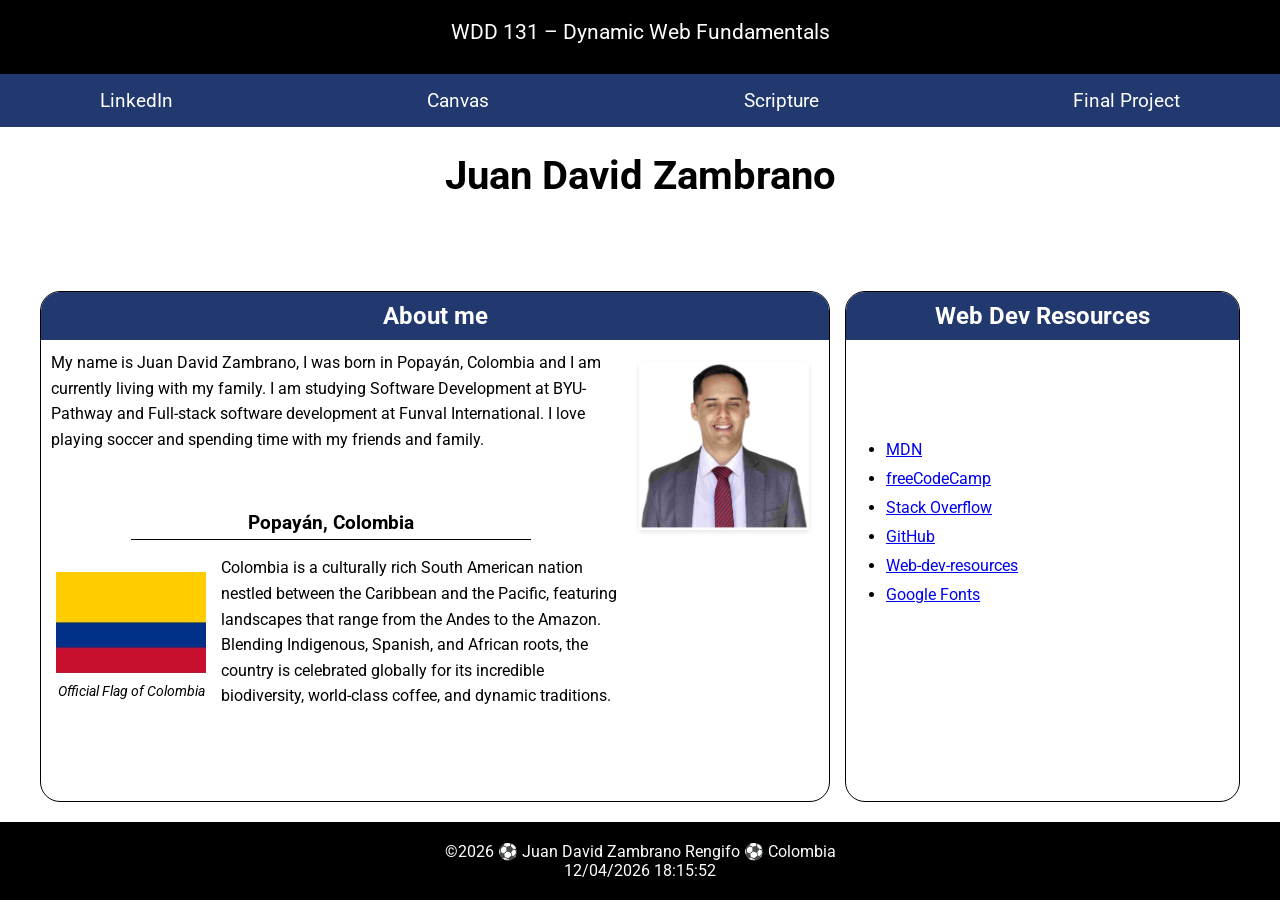
<file: index.html>
<!doctype html>
<html lang="en">

<head>
    <meta charset="UTF-8" />
    <meta name="viewport" content="width=device-width, initial-scale=1.0" />
    <title>WDD 131 - Dynamic Web Fundamentals - Juan David Zambrano</title>
    <meta name="description" content="WDD 131 – Dynamic Web Fundamentals – Juan David Zambrano Rengifo – Home page featuring web development resources and some key information about myself." />
    <meta name="author" content="Juan David Zambrano Rengifo" />
    <link rel="preconnect" href="https://fonts.googleapis.com">
    <link rel="preconnect" href="https://fonts.gstatic.com" crossorigin>
    <link href="https://fonts.googleapis.com/css2?family=Roboto:wght@400;700&display=swap" rel="stylesheet">
    <link rel="stylesheet" href="styles/base.css" />
    <script src="scripts/getdates.js" defer></script>
</head>

<body>
    <header>
        <span id="course-title">WDD 131 – Dynamic Web Fundamentals</span>
        <nav class="nav-var">
            <a href="https://www.linkedin.com/in/juan-david-zambrano-rengifo-9775422a9/">LinkedIn</a>
            <a href="https://byupw.instructure.com/">Canvas</a>
            <a href="https://www.churchofjesuschrist.org/study/scriptures/bofm/2-ne/28?lang=eng&id=p30#p30">Scripture</a>
            <a href="#">Final Project</a>
        </nav>
    </header>
    <main>
        <h1>Juan David Zambrano</h1>
        <section class="card card-1">
            <h2>About me</h2>
            <div class="profile-content">
                <p>My name is Juan David Zambrano, I was born in Popayán, Colombia and I am currently living with my family. I am studying Software Development at BYU-Pathway and Full-stack software development at Funval International. I love playing soccer and spending time with my friends and family.</p>
            </div>
            <img class="profile-pic" src="images/juan-zambrano-img.jpg" alt="Juan David Zambrano Profile Picture">
            <h3>Popayán, Colombia</h3>
            <div class="country-info">
                <div class="flag-container">
                    <img class="colombia-flag" src="images/colombia-flag.jpg" alt="Colombia flag image">
                    <p>Official Flag of Colombia</p>
                </div>
                <p class="country-description">Colombia is a culturally rich South American nation nestled between the Caribbean and the Pacific, featuring landscapes that range from the Andes to the Amazon. Blending Indigenous, Spanish, and African roots, the country is celebrated globally for its incredible biodiversity, world-class coffee, and dynamic traditions.</p>
            </div>
        </section>
        <section class="card card-2">
            <h2>Web Dev Resources</h2>
            <ul class="dev-res-list">
                <li><a href="https://developer.mozilla.org/en-US/" target="_blank">MDN</a></li>
                <li><a href="https://www.freecodecamp.org/" target="_blank">freeCodeCamp</a></li>
                <li><a href="https://stackoverflow.com/questions" target="_blank">Stack Overflow</a></li>
                <li><a href="https://github.com/explore" target="_blank">GitHub</a></li>
                <li><a href="https://web-dev-resources.com/" target="_blank">Web-dev-resources</a></li>
                <li><a href="https://fonts.google.com/" target="_blank">Google Fonts</a></li>
            </ul>
        </section>
    </main>
    <footer>
        <p>&copy;<span id="currentyear"></span> ⚽️ Juan David Zambrano Rengifo ⚽️ Colombia</p>
        <p id="lastModified"></p>
    </footer>
</body>

</html>
</file>
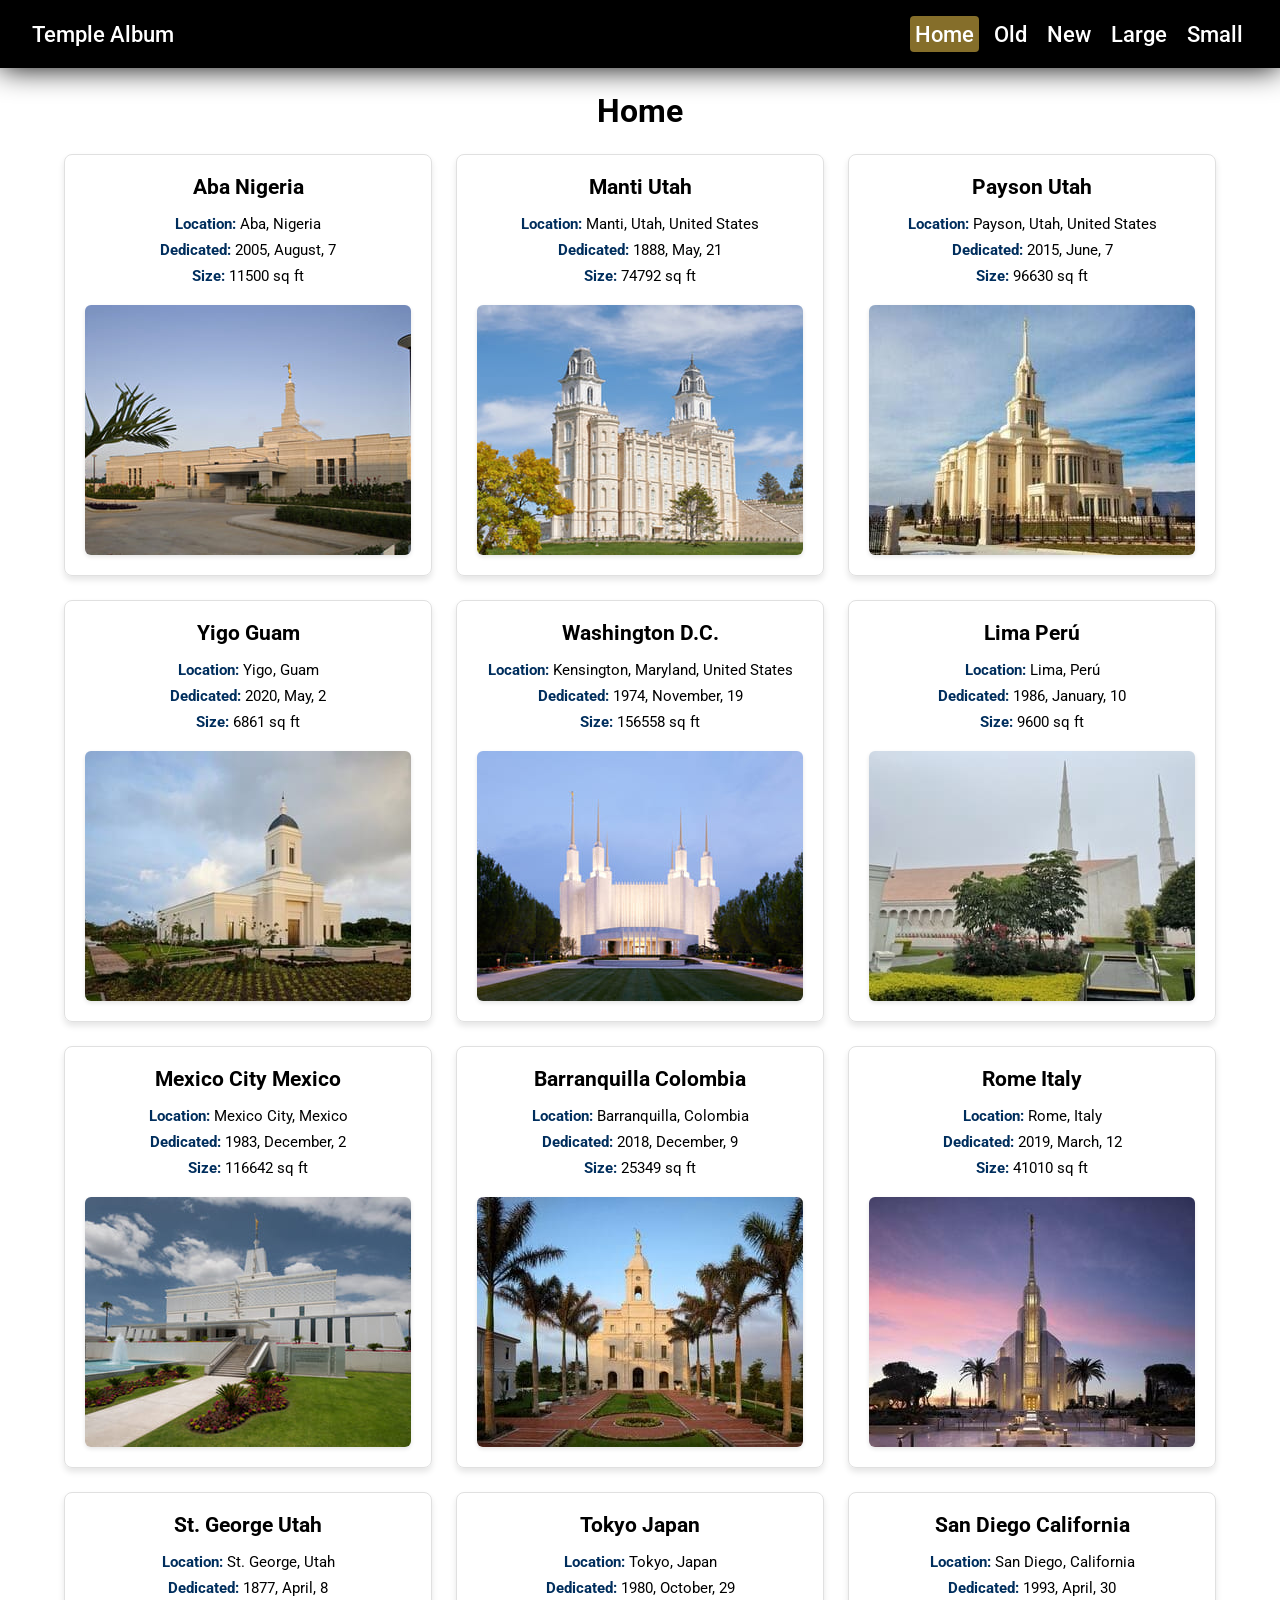
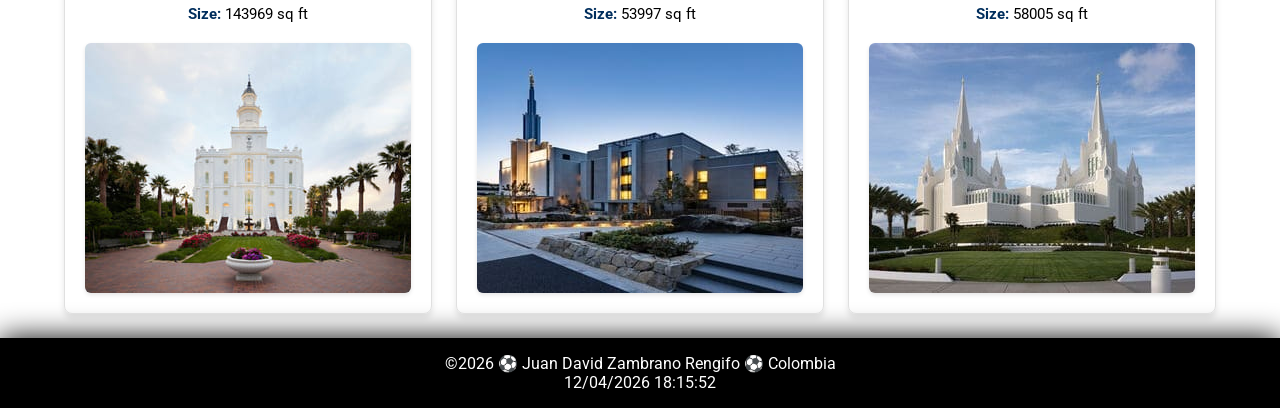
<file: filtered-temples.html>
<!DOCTYPE html>
<html lang="en">

<head>
    <meta charset="UTF-8">
    <meta name="viewport" content="width=device-width, initial-scale=1.0">

    <title>Temples | WDD 131</title>

    <meta name="description" content="A page about temples in the WDD 131 course using responsive design.">
    <meta name="author" content="Juan David Zambrano Rengifo">

    <link rel="preconnect" href="https://fonts.googleapis.com">
    <link rel="preconnect" href="https://fonts.gstatic.com" crossorigin>
    <link href="https://fonts.googleapis.com/css2?family=Roboto:wght@400;700&display=swap" rel="stylesheet">

    <link rel="stylesheet" href="styles/filtered-temples.css">

    <script src="scripts/filtered-temples.js" defer></script>
</head>

<body>
    <header>
        <p>Temple Album</p>
        <button id="menu-button" aria-label="Open Navigation Menu"></button>
        <nav class="navigation">
            <a href="#" id="home" class="active">Home</a>
            <a href="#" id="old">Old</a>
            <a href="#" id="new">New</a>
            <a href="#" id="large">Large</a>
            <a href="#" id="small">Small</a>
        </nav>
    </header>
    <h1>Home</h1>
    <main>
        <div id="temples-container" class="temple-grid"></div>
    </main>
    <footer>
        <p>&copy;<span id="currentyear"></span> ⚽️ Juan David Zambrano Rengifo ⚽️ Colombia</p>
        <p id="lastModified"></p>
    </footer>
</body>

</html>
</file>
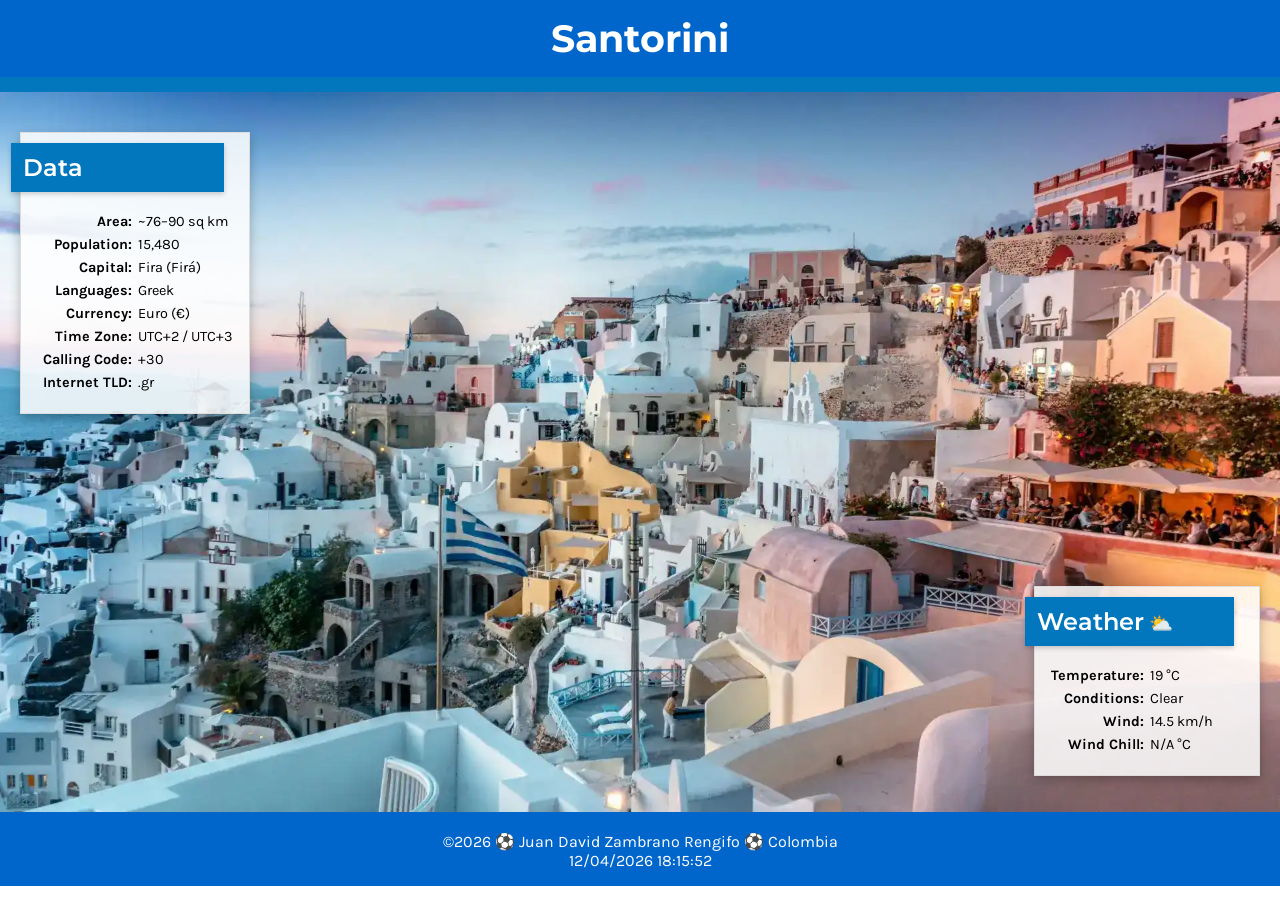
<file: place.html>
<!DOCTYPE html>
<html lang="en">

<head>
    <meta charset="UTF-8">
    <meta name="viewport" content="width=device-width, initial-scale=1.0">
    <title>Santorini | WDD 131</title>
    <meta name="author" content="Juan David Zambrano Rengifo">
    <meta name="description"
        content="Discover how beautiful Santorini is, how interesting its weather is and more important information to should get to know.">

    <link rel="preconnect" href="https://fonts.googleapis.com">
    <link rel="preconnect" href="https://fonts.gstatic.com" crossorigin>
    <link
        href="https://fonts.googleapis.com/css2?family=Karla:ital,wght@0,400;0,500;0,700;1,400&family=Montserrat:wght@500;600;700;800&display=swap"
        rel="stylesheet">

    <link rel="stylesheet" href="styles/place.css">
    <script src="scripts/place.js" defer></script>
</head>

<body>
    <header>
        <div class="title">
            <h1>Santorini</h1>
        </div>
        <div class="lightblue-line"></div>
    </header>
    <main>
        <div class="hero">
            <picture>
                <source media="(max-width: 700px)" srcset="images/santorini-small-hero.webp">
                <img src="images/santorini-large-hero.webp" alt="Santorini sunset image" loading="eager" width="1920"
                    height="1080">
            </picture>
            <section class="card data-card">
            <h2 class="card-header">Data</h2>
            <ul class="card-list">
                <li>
                    <span class="label">Area:</span>
                    <span class="value">~76–90 sq km</span>
                </li>
                <li>
                    <span class="label">Population:</span>
                    <span class="value">15,480</span>
                </li>
                <li>
                    <span class="label">Capital:</span>
                    <span class="value">Fira (Firá)</span>
                </li>
                <li>
                    <span class="label">Languages:</span>
                    <span class="value">Greek</span>
                </li>
                <li>
                    <span class="label">Currency:</span>
                    <span class="value">Euro (€)</span>
                </li>
                <li>
                    <span class="label">Time Zone:</span>
                    <span class="value">UTC+2 / UTC+3</span>
                </li>
                <li>
                    <span class="label">Calling Code:</span>
                    <span class="value">+30</span>
                </li>
                <li>
                    <span class="label">Internet TLD:</span>
                    <span class="value">.gr</span>
                </li>
            </ul>
        </section>
        <section class="card weather-card">
            <div class="weather-card-header">
                <h2>Weather</h2>
                <img src="images/cloud-2-weather-icon.svg" alt="Sunny Weather Icon" class="weather-icon" width="18" height="18">
            </div>
            <ul class="card-list">
                <li>
                    <span class="label">Temperature:</span>
                    <span class="value" id="temperature"></span>
                </li>
                <li>
                    <span class="label">Conditions:</span>
                    <span class="value" id="condition"></span>
                </li>
                <li>
                    <span class="label">Wind:</span>
                    <span class="value" id="wind"></span>
                </li>
                <li>
                    <span class="label">Wind Chill:</span>
                    <span class="value" id="windchill"></span>
                </li>
            </ul>
        </section>
        </div>
    </main>
    <footer>
        <p>&copy;<span id="currentyear"></span> ⚽️ Juan David Zambrano Rengifo ⚽️ Colombia</p>
        <p id="lastModified"></p>
    </footer>
</body>

</html>
</file>
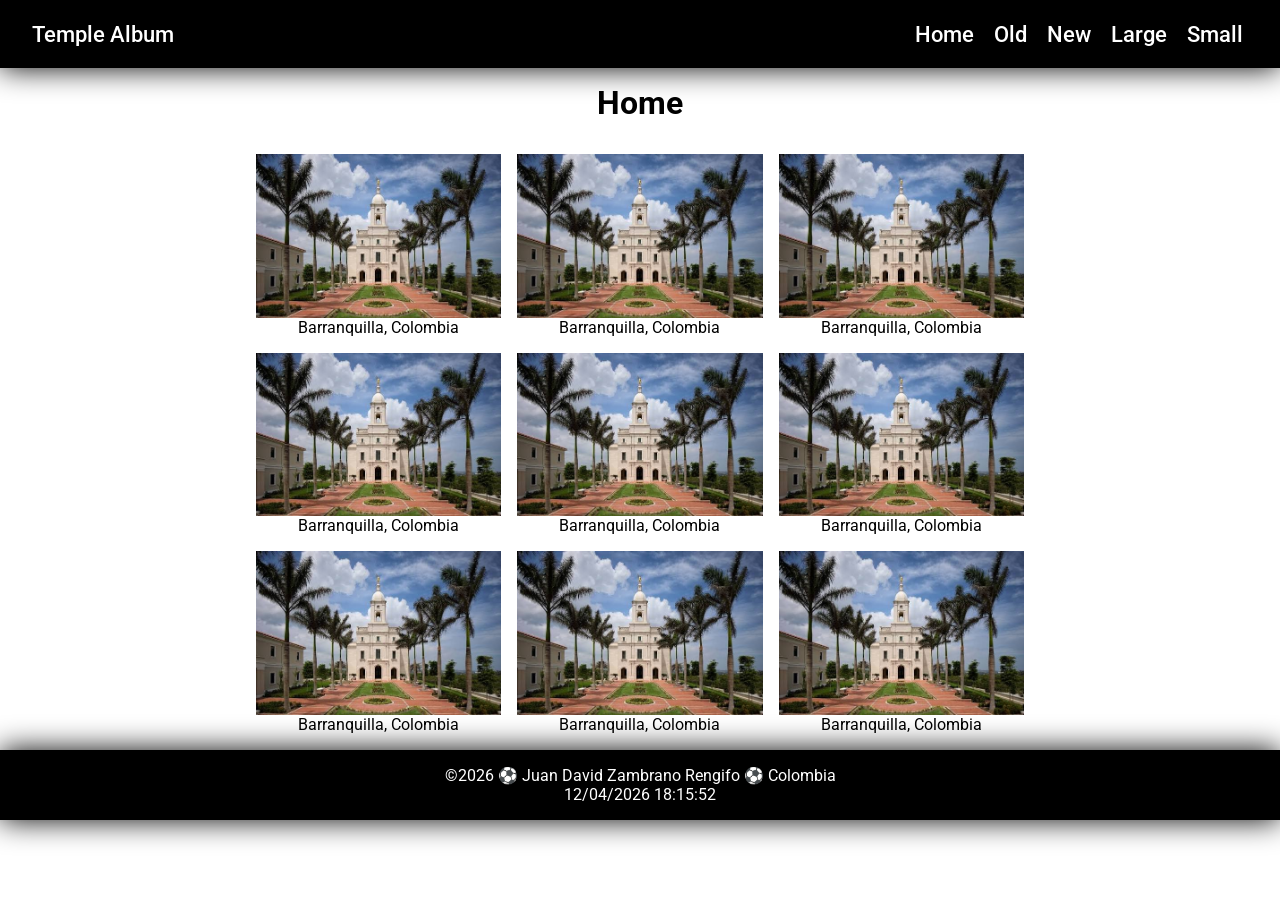
<file: temples.html>
<!DOCTYPE html>
<html lang="en">
<head>
    <meta charset="UTF-8">
    <meta name="viewport" content="width=device-width, initial-scale=1.0">
    <title>Temples | WDD 131</title>
    <meta name="description" content="A page about temples in the WDD 131 course using responsive design.">
    <meta name="author" content="Juan David Zambrano Rengifo">
    <link rel="preconnect" href="https://fonts.googleapis.com">
    <link rel="preconnect" href="https://fonts.gstatic.com" crossorigin>
    <link href="https://fonts.googleapis.com/css2?family=Roboto:wght@400;700&display=swap" rel="stylesheet">
    <link rel="stylesheet" href="styles/temples.css">
    <link rel="stylesheet" href="styles/temples-large.css">
    <script src="scripts/temples.js" defer></script>
</head>
<body>
    <header>
        <p>Temple Album</p>
        <button id="menu-button" aria-label="Open Navigation Menu"></button>
        <nav class="navigation">
            <a href="#">Home</a>
            <a href="#">Old</a>
            <a href="#">New</a>
            <a href="#">Large</a>
            <a href="#">Small</a>
        </nav>
    </header>
    <h1>Home</h1>
    <main>
        <figure>
            <img src="images/barranquilla-temple.jpg" alt="Barranquilla, Colombia Temple image" width="547" height="365">
            <figcaption>Barranquilla, Colombia</figcaption>
        </figure>
        <figure>
            <img src="images/barranquilla-temple.jpg" alt="Barranquilla, Colombia Temple image" width="547" height="365">
            <figcaption>Barranquilla, Colombia</figcaption>
        </figure>
        <figure>
            <img src="images/barranquilla-temple.jpg" alt="Barranquilla, Colombia Temple image" width="547" height="365">
            <figcaption>Barranquilla, Colombia</figcaption>
        </figure>
        <figure>
            <img src="images/barranquilla-temple.jpg" alt="Barranquilla, Colombia Temple image" width="547" height="365">
            <figcaption>Barranquilla, Colombia</figcaption>
        </figure>
        <figure>
            <img src="images/barranquilla-temple.jpg" alt="Barranquilla, Colombia Temple image" width="547" height="365">
            <figcaption>Barranquilla, Colombia</figcaption>
        </figure>
        <figure>
            <img src="images/barranquilla-temple.jpg" alt="Barranquilla, Colombia Temple image" width="547" height="365">
            <figcaption>Barranquilla, Colombia</figcaption>
        </figure>
        <figure>
            <img src="images/barranquilla-temple.jpg" alt="Barranquilla, Colombia Temple image" width="547" height="365">
            <figcaption>Barranquilla, Colombia</figcaption>
        </figure>
        <figure>
            <img src="images/barranquilla-temple.jpg" alt="Barranquilla, Colombia Temple image" width="547" height="365">
            <figcaption>Barranquilla, Colombia</figcaption>
        </figure>
        <figure>
            <img src="images/barranquilla-temple.jpg" alt="Barranquilla, Colombia Temple image" width="547" height="365">
            <figcaption>Barranquilla, Colombia</figcaption>
        </figure>
    </main>
    <footer>
        <p>&copy;<span id="currentyear"></span> ⚽️ Juan David Zambrano Rengifo ⚽️ Colombia</p>
        <p id="lastModified"></p>
    </footer>
</body>
</html>
</file>
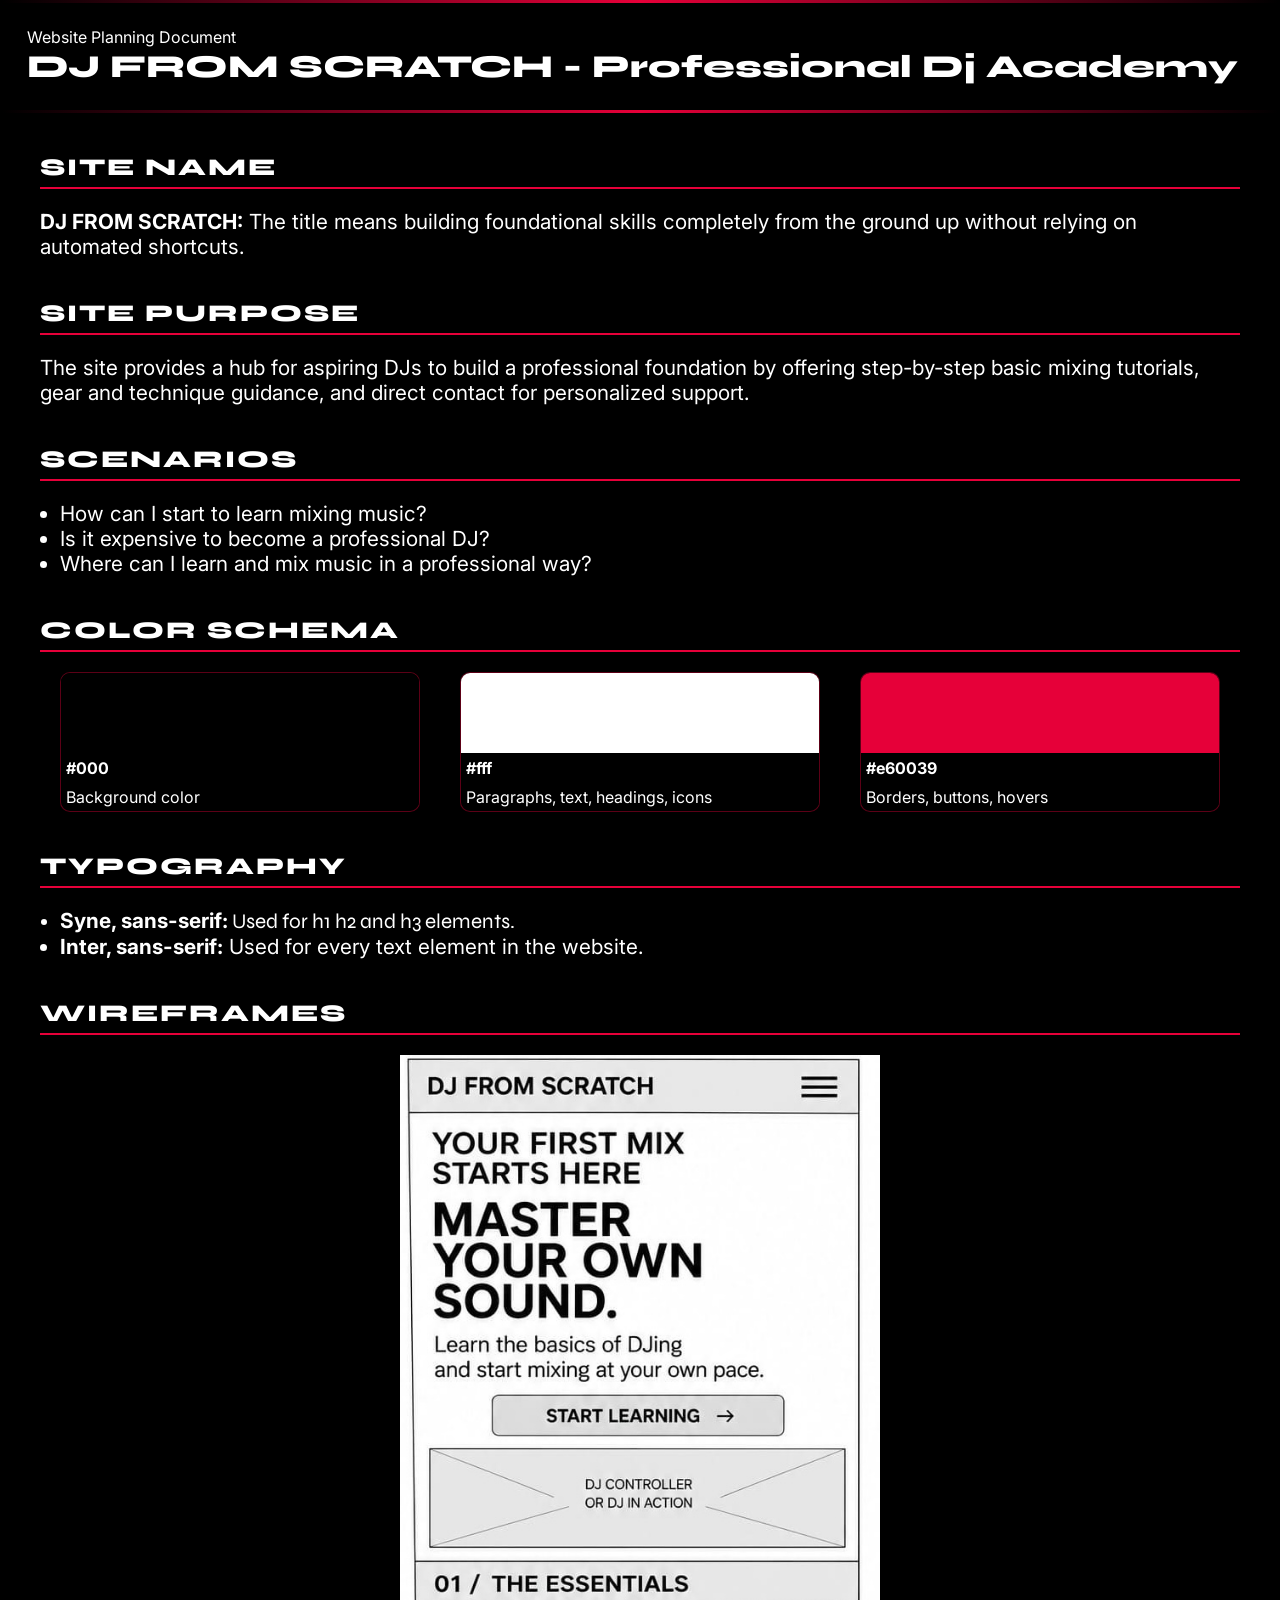
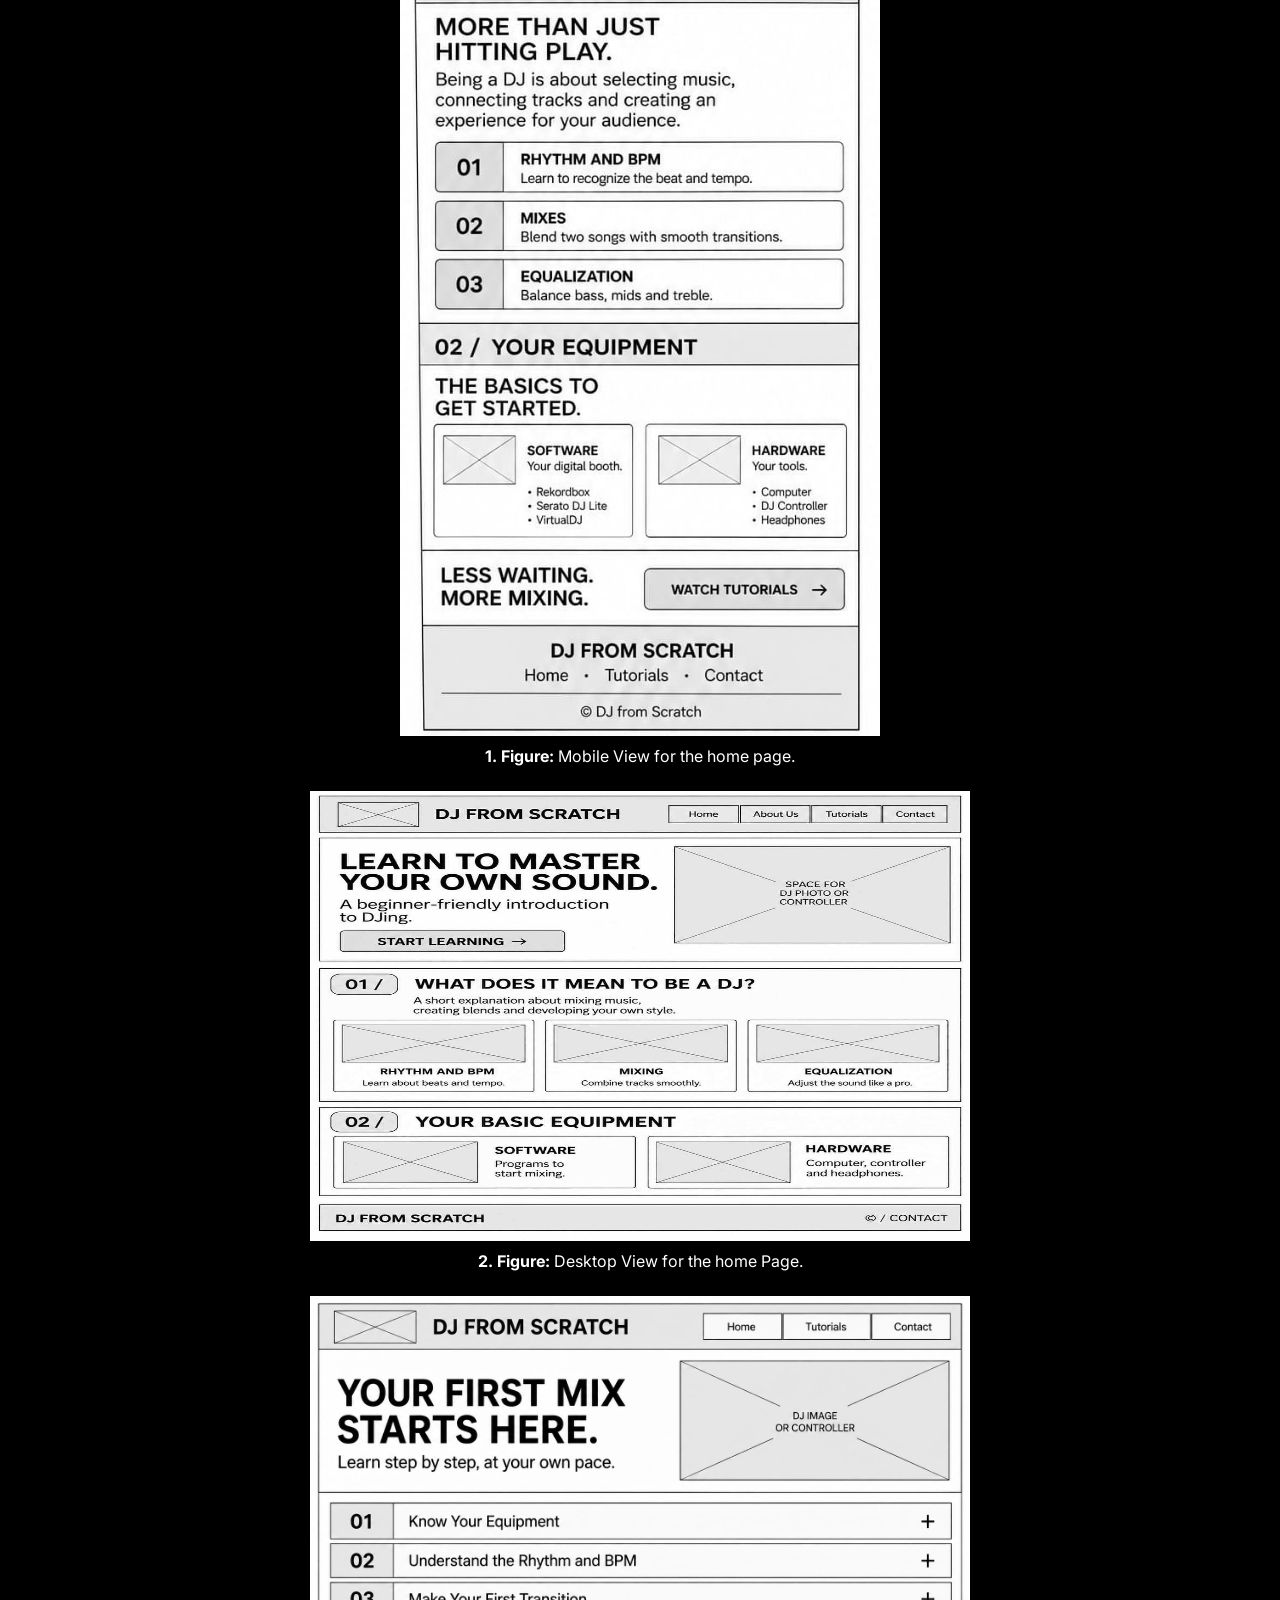
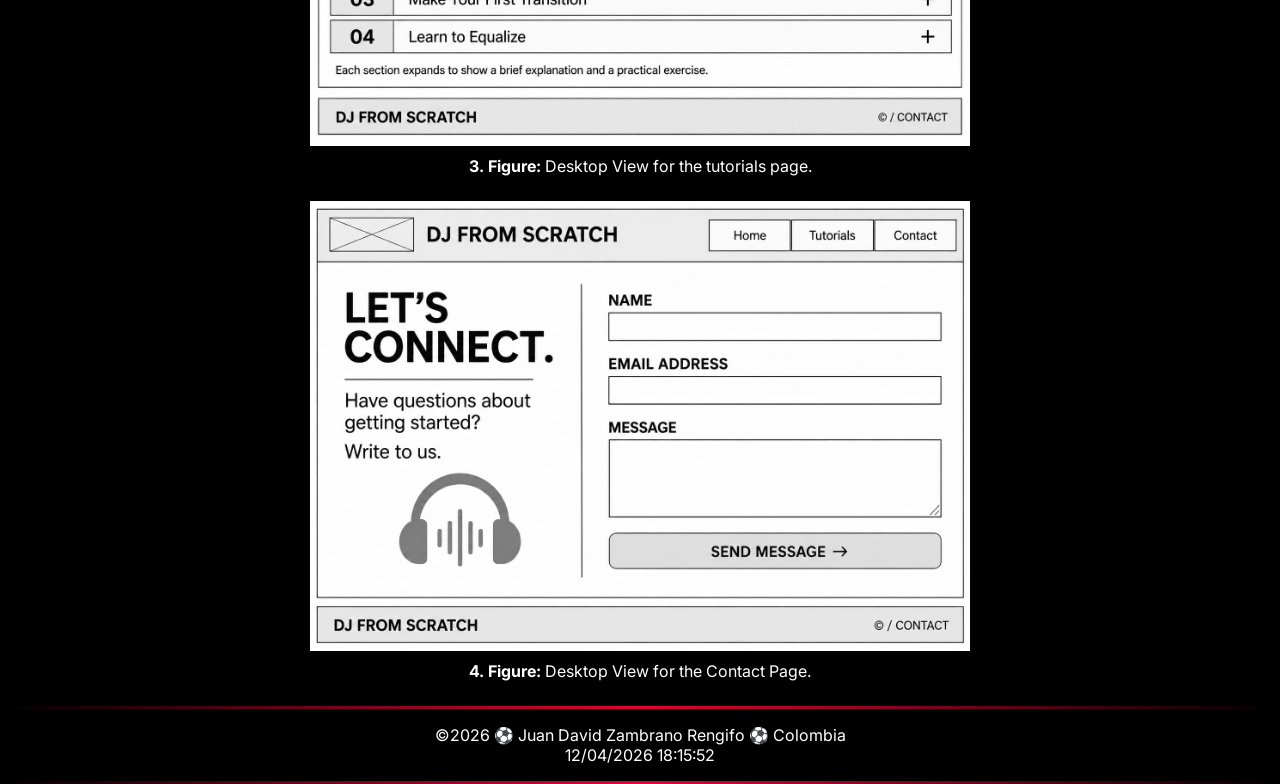
<file: project/siteplan.html>
<!DOCTYPE html>
<html lang="en">

<head>
    <meta charset="UTF-8">
    <meta name="viewport" content="width=device-width, initial-scale=1.0">
    <title>Siteplan | WDD 131</title>
    <meta name="description"
        content="A page about my own project for WDD131 explaining what I want to demonstrate through it.">
    <meta name="author" content="Juan David Zambrano Rengifo">
    <link rel="preconnect" href="https://fonts.googleapis.com">
    <link rel="preconnect" href="https://fonts.gstatic.com" crossorigin>
    <link
        href="https://fonts.googleapis.com/css2?family=Inter:wght@300;400;600&family=Roboto:wght@300;400;700&family=Syne:wght@300;400&display=swap"
        rel="stylesheet">
    <link rel="stylesheet" href="./styles/siteplan.css">
    <script src="./scripts/siteplan.js" defer></script>
</head>

<body>
    <header>
        <span>Website Planning Document</span>
        <h1>DJ FROM SCRATCH - Professional Dj Academy</h1>
    </header>
    <main>
        <div class="container">
            <h2>Site Name</h2>
            <p><strong>DJ FROM SCRATCH:</strong> The title means building foundational skills completely from the ground up without relying on automated shortcuts.</p>
        </div>
        <div class="container">
            <h2>Site Purpose</h2>
            <p>The site provides a hub for aspiring DJs to build a professional foundation by offering step-by-step basic mixing tutorials, gear and technique guidance, and direct contact for personalized support.</p>
        </div>
        <div class="container">
            <h2>Scenarios</h2>
            <ul>
                <li>How can I start to learn mixing music?</li>
                <li>Is it expensive to become a professional DJ?</li>
                <li>Where can I learn and mix music in a professional way?</li>
            </ul>
        </div>
        <div class="color-schema-container container">
            <h2>Color Schema</h2>
            <div class="card">
                <span id="black-background"></span>
                <p><strong>#000</strong></p>
                <p>Background color</p>
            </div>
            <div class="card">
                <span id="white-background"></span>
                <p><strong>#fff</strong></p>
                <p>Paragraphs, text, headings, icons</p>
            </div>
            <div class="card">
                <span id="red-background"></span>
                <p><strong>#e60039</strong></p>
                <p>Borders, buttons, hovers</p>
            </div>
        </div>
        <div class="container">
            <h2>Typography</h2>
            <ul>
                <li id="syne-font"><strong>Syne, sans-serif:</strong> Used for h1 h2 and h3 elements.</li>
                <li id="inter-font"><strong>Inter, sans-serif:</strong> Used for every text element in the website.</li>
            </ul>
        </div>
        <div class="wireframe-container container">
            <h2>Wireframes</h2>
            <figure>
                <img id="mobile-view-wireframe" src="./images/mobile-view-home-wireframe.jpg" alt="Mobile View Home Wireframe">
                <figcaption><strong>1. Figure:</strong> Mobile View for the home page.</figcaption>
            </figure>
            <figure>
                <img src="./images/large-view-home-wireframe.jpg" alt="Large view Home Wireframe">
                <figcaption><strong>2. Figure:</strong> Desktop View for the home Page.</figcaption>
            </figure>
            <figure>
                <img src="./images/large-view-tutorial-wireframe.jpg" alt="Large view Tutorials Wireframe">
                <figcaption><strong>3. Figure:</strong> Desktop View for the tutorials page.</figcaption>
            </figure>
            <figure>
                <img src="./images/large-view-contact-wireframe.jpg" alt="Large view Contact Wireframe">
                <figcaption><strong>4. Figure:</strong> Desktop View for the Contact Page.</figcaption>
            </figure>
        </div>
    </main>
    <footer>
        <p>&copy;<span id="currentyear"></span> ⚽️ Juan David Zambrano Rengifo ⚽️ Colombia</p>
        <p id="lastModified"></p>
    </footer>
</body>

</html>
</file>
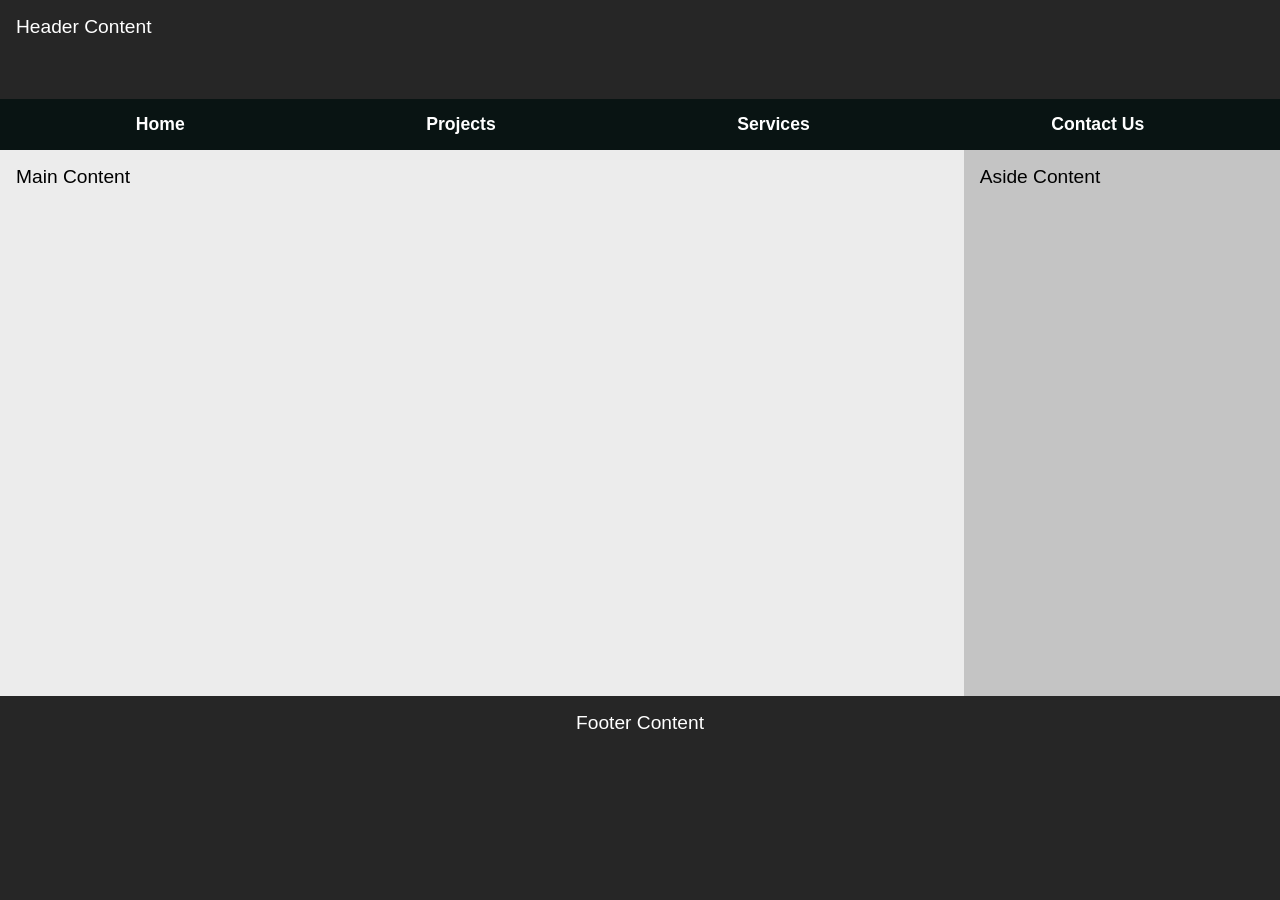
<file: week01/basic-layout.html>
<!doctype html>
<html lang="en">

<head>
    <meta charset="UTF-8" />
    <meta name="viewport" content="width=device-width, initial-scale=1.0" />
    <title>Juan David Zambrano | WDD 131</title>
    <meta name="author" content="Juan David Zambrano Rengifo" />
    <meta name="description"
        content="Test page to review HTML and CSS with a menu and different sections to try grid" />
    <link rel="stylesheet" href="styles/layout.css" />
</head>

<body>
    <header>
        <p>Header Content</p>
        <nav class="nav-var">
            <a href="#">Home</a>
            <a href="#">Projects</a>
            <a href="#">Services</a>
            <a href="#">Contact Us</a>
        </nav>
    </header>
    <main>
        <p>Main Content</p>
    </main>
    <aside>
        <p>Aside Content</p>
    </aside>
    <footer>
        <p>Footer Content</p>
    </footer>
</body>

</html>
</file>
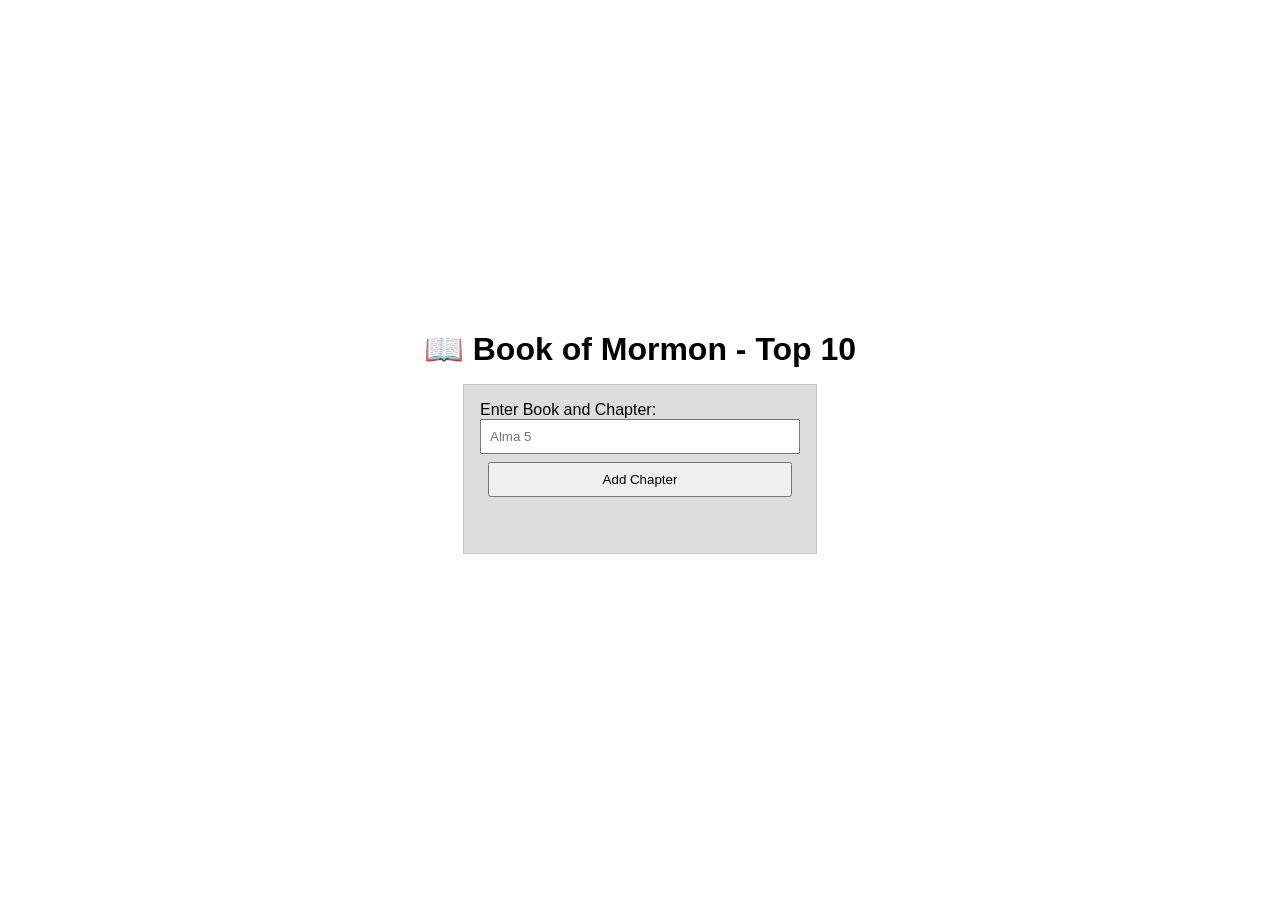
<file: week02/bom.html>
<!DOCTYPE html>
<html lang="en">

<head>
    <meta charset="UTF-8">
    <meta name="viewport" content="width=device-width, initial-scale=1.0">
    <title>Book of Mormon Top 10 | Juan Zambrano</title>
    <meta name="description"
        content="This is a Book of Mormon Top 10 example for the WDD131 course. It demonstrates how to create a list of top 10 favorite scriptures from the Book of Mormon.">
    <meta name="author" content="Juan David Zambrano">
    <link rel="preconnect" href="https://fonts.googleapis.com">
    <link rel="preconnect" href="https://fonts.gstatic.com" crossorigin>
    <link href="https://fonts.googleapis.com/css2?family=Roboto:ital,wght@0,100..900;1,100..900&display=swap"
        rel="stylesheet">
    <link rel="stylesheet" href="styles/bom.css">
    <script src="scripts/bom.js" defer></script>
</head>

<body>
    <h1>📖 Book of Mormon - Top 10</h1>
    <main>
        <label for="favchap">Enter Book and Chapter: </label>
        <input type="text" id="favchap" placeholder="Alma 5">
        <button type="submit">Add Chapter</button>
        <ul id="list"></ul>
    </main>
</body>

</html>
</file>
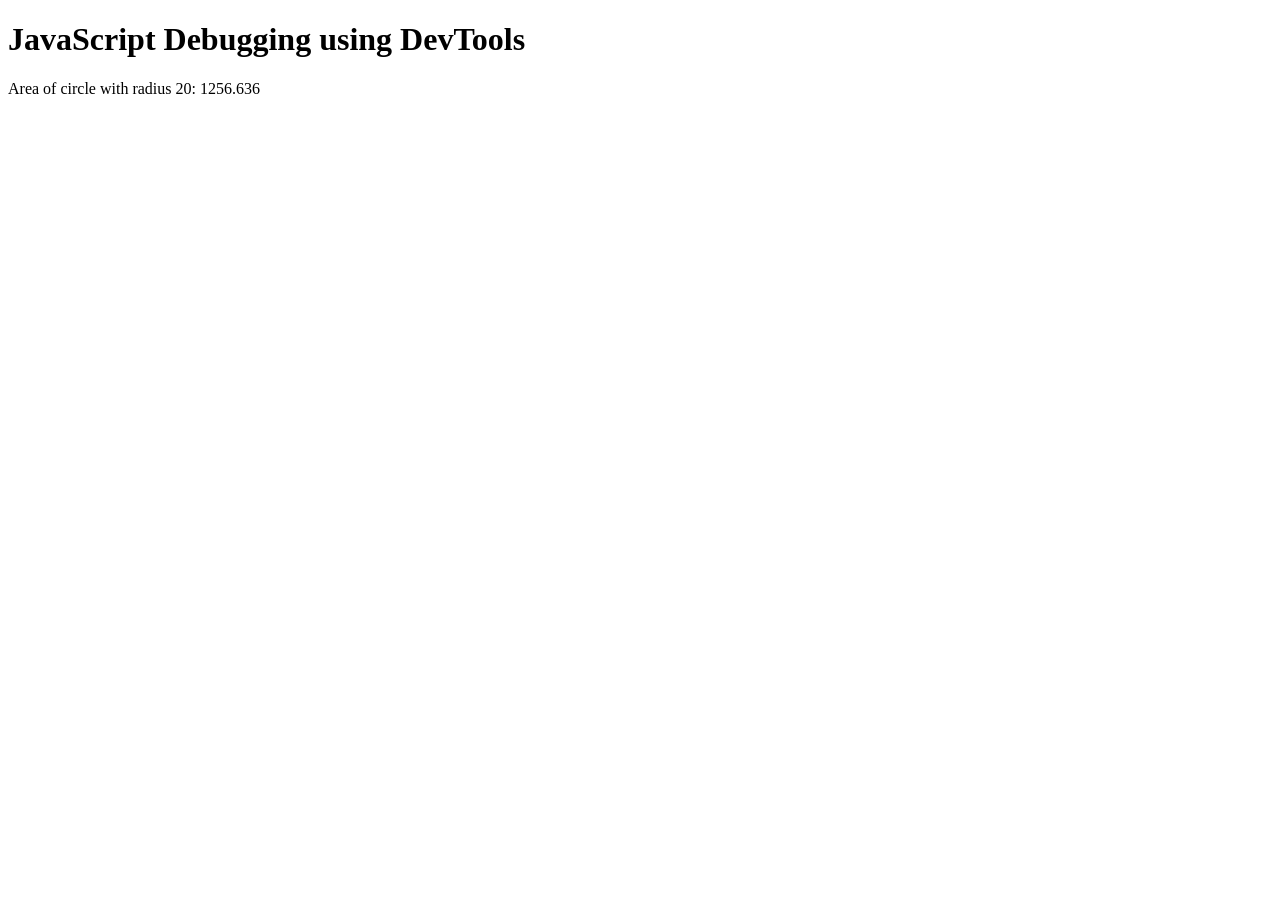
<file: week02/debugging.html>
<!DOCTYPE html>
<html lang="en">
<head>
    <meta charset="UTF-8">
    <meta name="viewport" content="width=device-width, initial-scale=1.0">
    <title>Debugging | Juan Zambrano</title>
    <script src="scripts/debugging.js" defer></script>
</head>
<body>
    <h1>JavaScript Debugging using DevTools</h1>
    <p>Area of circle with radius <span id="radius"></span>: <span id="area"></span></p>
</body>
</html>
</file>
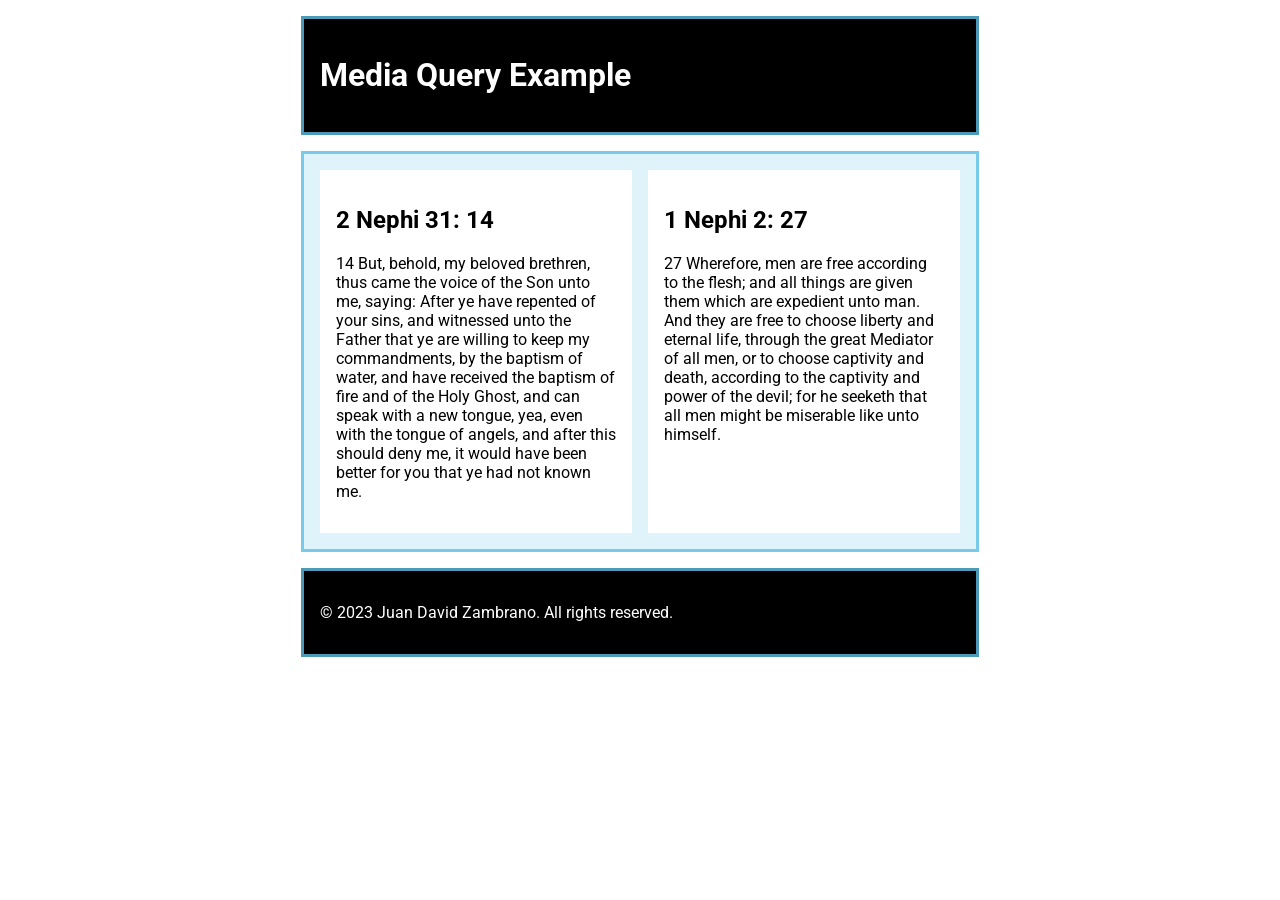
<file: week02/media-query.html>
<!DOCTYPE html>
<html lang="en">
<head>
    <meta charset="UTF-8">
    <meta name="viewport" content="width=device-width, initial-scale=1.0">
    <title>Media Query Example | Juan Zambrano</title>
    <meta name="description" content="This is a media query example for the WDD131 course. It demonstrates how to use media queries to create responsive designs that adapt to different screen sizes and devices.">
    <meta name="author" content="Juan David Zambrano">
    <link rel="preconnect" href="https://fonts.googleapis.com">
    <link rel="preconnect" href="https://fonts.gstatic.com" crossorigin>
    <link href="https://fonts.googleapis.com/css2?family=Roboto:ital,wght@0,100..900;1,100..900&display=swap" rel="stylesheet">
    <link rel="stylesheet" href="styles/media-query.css">
    <link rel="stylesheet" href="styles/media-query-large.css">
</head>
<body>
    <header>
        <h1>Media Query Example</h1>
    </header>
    <main>
        <section>
            <h2>2 Nephi 31: 14</h2>
            <p>14 But, behold, my beloved brethren, thus came the voice of the Son unto me, saying: After ye have repented of your sins, and witnessed unto the Father that ye are willing to keep my commandments, by the baptism of water, and have received the baptism of fire and of the Holy Ghost, and can speak with a new tongue, yea, even with the tongue of angels, and after this should deny me, it would have been better for you that ye had not known me.</p>
        </section>
        <section>
            <h2>1 Nephi 2: 27</h2>
            <p>27 Wherefore, men are free according to the flesh; and all things are given them which are expedient unto man. And they are free to choose liberty and eternal life, through the great Mediator of all men, or to choose captivity and death, according to the captivity and power of the devil; for he seeketh that all men might be miserable like unto himself.</p>
        </section>
    </main>
    <footer>
        <p>&copy; 2023 Juan David Zambrano. All rights reserved.</p>
    </footer>
</body>
</html>
</file>
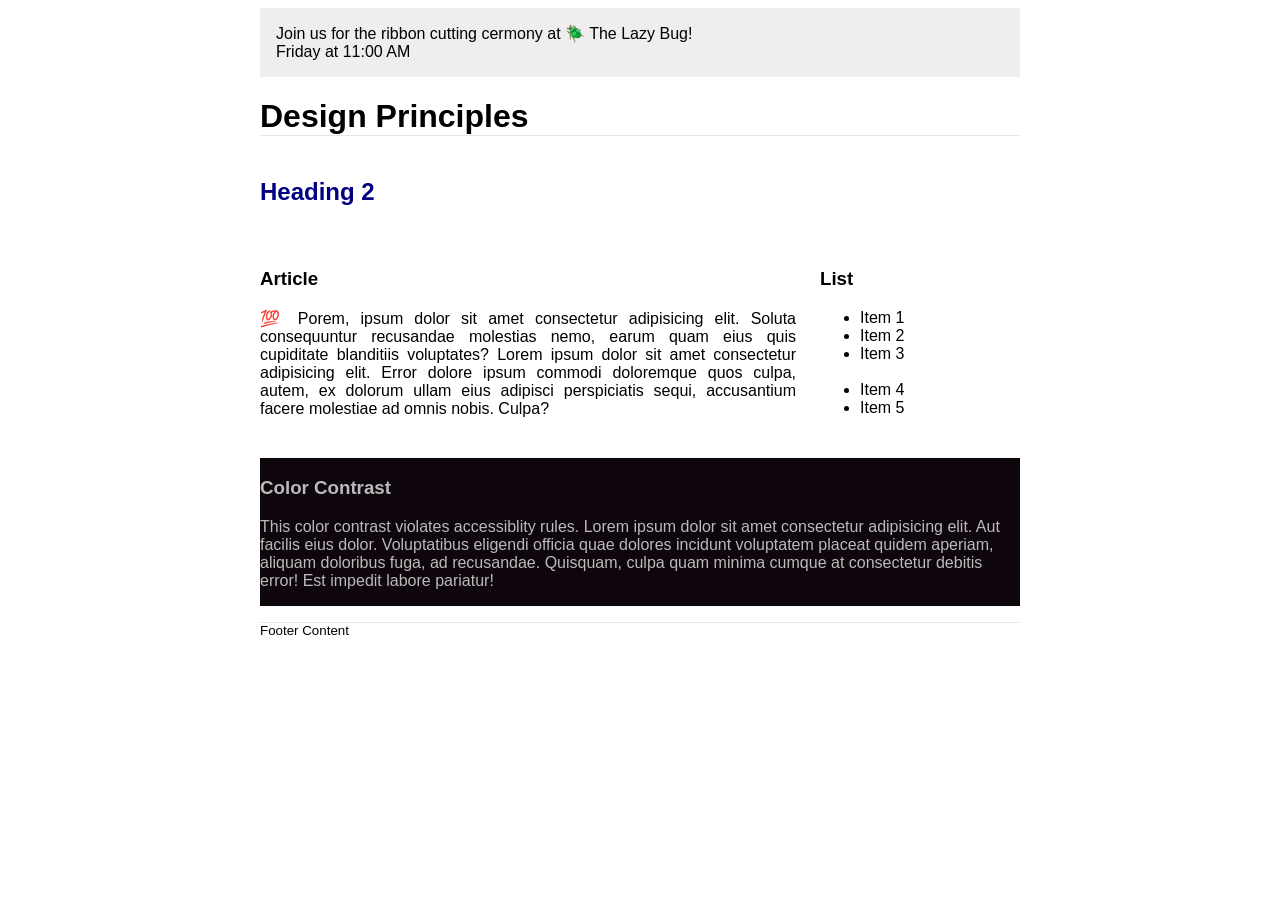
<file: week03/design.html>
<!DOCTYPE html>
<html lang="en">
<head>
    <meta charset="UTF-8">
    <meta name="viewport" content="width=device-width, initial-scale=1.0">
    <title>Design | Week 03</title>
    <meta name="author" content="Juan David Zambrano">
    <meta name="description" content="Learning how to make a really good webpage design.">
    <link rel="stylesheet" href="styles/design.css">
</head>
<body>
    <header>
        <div class="banner">
            Join us for the ribbon cutting cermony at 🪲 The Lazy Bug!<br>Friday at 11:00 AM
        </div>
	<h1>Design Principles</h1>
</header>
<main>
	<h2>Heading 2</h2>
	<section>
		<h3>Article</h3>
		<article>
			<p>💯 Porem, ipsum dolor sit amet consectetur adipisicing elit. Soluta consequuntur recusandae molestias nemo, earum quam eius quis cupiditate blanditiis voluptates? Lorem ipsum dolor sit amet consectetur adipisicing elit. Error dolore ipsum commodi doloremque quos culpa, autem, ex dolorum ullam eius adipisci perspiciatis sequi, accusantium facere molestiae ad omnis nobis. Culpa?</p>
		</article>
	</section>
	<section>
		<h3>List</h3>
		<ul>
			<li>Item 1</li>
			<li>Item 2</li>
			<li>Item 3<br><br></li>
			<li>Item 4</li>
			<li>Item 5</li>
		</ul>
	</section>
	<div class="callout">
		<h3>Color Contrast</h3>
		<p>This color contrast violates accessiblity rules. Lorem ipsum dolor sit amet consectetur adipisicing elit. Aut facilis eius dolor. Voluptatibus eligendi officia quae dolores incidunt voluptatem placeat quidem aperiam, aliquam doloribus fuga, ad recusandae. Quisquam, culpa quam minima cumque at consectetur debitis error! Est impedit labore pariatur!</p>
	</div>
</main>
<footer>
	Footer Content
</footer>
</body>
</html>
</file>
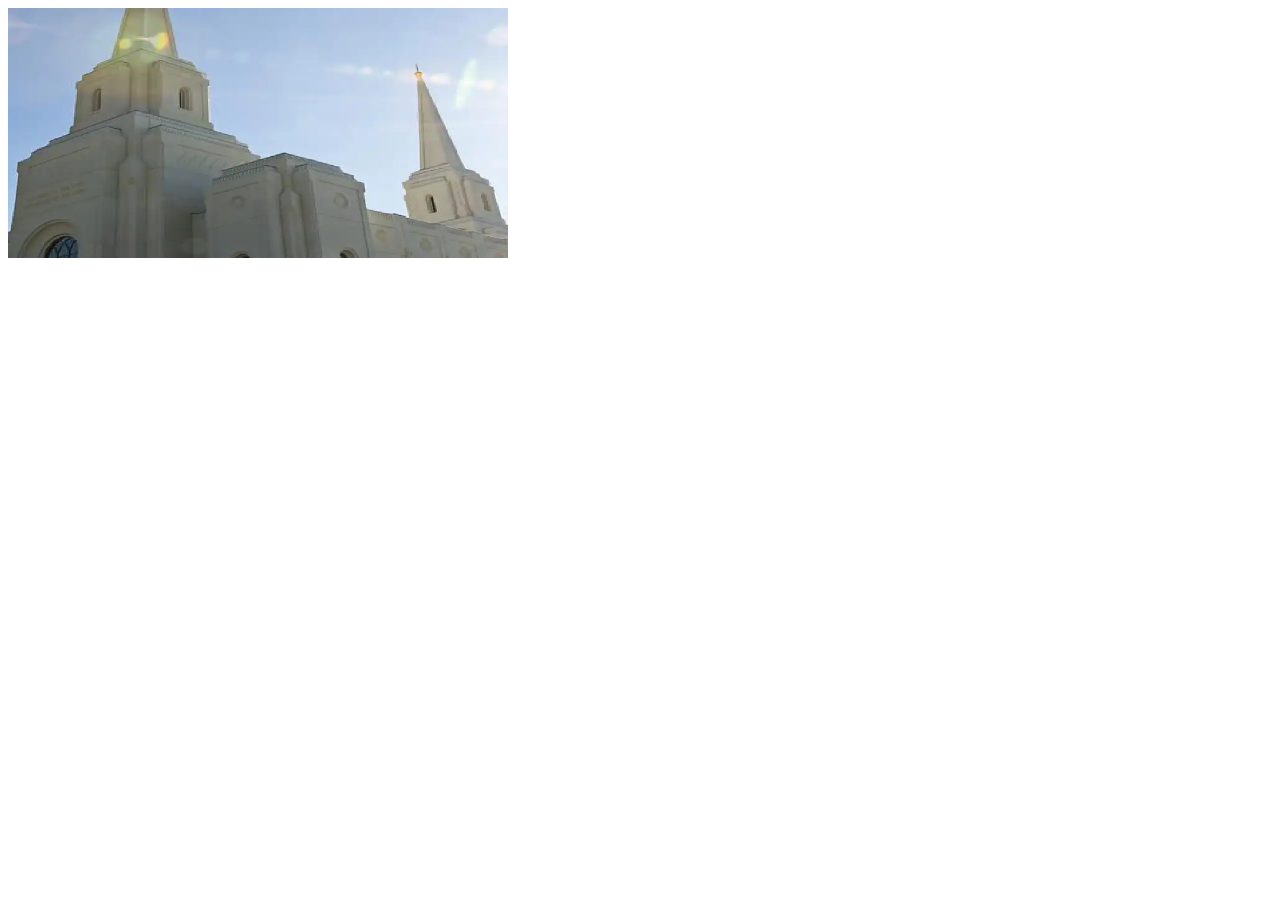
<file: week03/responsive-images.html>
<!DOCTYPE html>
<html lang="en">
<head>
    <meta charset="UTF-8">
    <meta name="viewport" content="width=device-width, initial-scale=1.0">
    <title>Repsonsive Images | Week 03</title>
</head>
<body>
    <main>
        <div class="hero">
            <picture>
                <source media="(min-width: 1000px)" srcset="images/hero-large.webp">
                <source media="(min-width: 500px)" srcset="images/hero-medium.webp">
                <img src="images/hero-small.webp" alt="Birmingham Utah Temple image" width="500" height="250">
            </picture>
        </div>
    </main>
</body>
</html>
</file>
<file: styles/base.css>
* {
  padding: 0;
  margin: 0;
  font-family: "Roboto", sans-serif;
}

html,
body {
  height: 100%;
}

body {
  display: flex;
  flex-direction: column;
  min-height: 100vh;
}

header {
  display: flex;
  flex-direction: column;
  background-color: #000;
  color: white;
  width: 100%;
}

header #course-title {
  display: block;
  text-align: center;
  font-weight: 400;
  font-size: 1.3rem;
  padding: 20px 0;
  width: 100%;
}

header .nav-var {
  display: flex;
  background-color: #22396f;
  justify-content: space-between;
  margin-top: 10px;
  gap: 20px;
  padding: 15px 100px;
}

header .nav-var a {
  color: #fff;
  text-decoration: none;
  font-size: 1.2rem;
  cursor: pointer;
  transition: color 0.3s ease;
}

.nav-var a:hover {
  color: #38bdf8;
}

main {
  display: grid;
  grid-template-columns: 2fr 1fr;
  gap: 15px;
  max-width: 1200px;
  margin: 0 auto;
  flex: 1;
}

main h1 {
  grid-column: 1/3;
  text-align: center;
  margin: 25px 0 0;
  font-size: 2.5rem;
}

main .card {
  position: relative;
  border: 1px solid #000;
  border-radius: 20px;
  overflow: hidden;
  margin-bottom: 20px;
}

main .card h2 {
  background-color: #22396f;
  color: #fff;
  text-align: center;
  padding: 10px;
}

main .card .profile-pic {
  width: 170px;
  height: auto;
}

main .card .colombia-flag {
  width: 150px;
  height: auto;
  display: block;
  margin: 17px 0 8px 15px;
}

main .card-1 .profile-content {
  margin: 10px 200px 10px 10px;
}

main .card-1 .profile-content p,
.card-1 .country-info p {
  line-height: 1.6;
}

main .card-1 .profile-pic {
  position: absolute;
  right: 20px;
  top: 70px;
  box-shadow: 0 2px 5px rgba(0, 0, 0, 0.1);
}

main .country-info {
  display: grid;
  grid-template-columns: auto 1fr;
  gap: 15px;
  max-width: 580px;
  margin-bottom: 15px;
}

.card-1 h3 {
  border-bottom: 1px solid #000;
  margin: 60px 0 15px 90px;
  text-align: center;
  padding-bottom: 5px;
  width: 400px;
}

.card-1 .flag-container {
  align-items: start;
  text-align: center;
}

.flag-container p {
  font-size: 0.85rem;
  font-style: italic;
  margin-left: 15px;
}

main .card-2 ul {
  padding-left: 40px;
  margin: 100px 0;
}

main .card-2 li {
  margin-bottom: 10px;
}

footer {
  background-color: #000;
  color: #fff;
  display: flex;
  flex-direction: column;
  align-items: center;
  justify-content: center;
  padding: 20px 0;
  width: 100%;
}
</file>
<file: styles/filtered-temples.css>
* {
  font-family: "Roboto", Arial, sans-serif;
  margin: 0;
  padding: 0;
  box-sizing: border-box;
}

body {
  font-family: "Roboto", sans-serif;
}

header {
  display: grid;
  grid-template-columns: auto 1fr;
  align-items: center;
  padding: 1rem 2rem;
  background-color: #000;
  color: #fff;
  box-shadow: 0 0 30px #000;
  font-weight: 500;
  font-size: 1.4rem;
  width: 100%;
}

nav {
  display: none;
  background-color: #000;
  justify-content: center;
  text-align: center;
  position: absolute;
  flex-direction: column;
  top: 60px;
  right: 0;
  width: 100%;
  gap: 10px;
}

nav.show {
  display: flex;
}

nav a {
  padding: 5px;
  color: #fff;
  text-decoration: none;
  border-radius: 4px;
  transition: background-color 0.2s ease;
}

nav a:hover,
.navigation a.active {
  background-color: #856e2a;
}

h1 {
  text-align: center;
  margin-top: 1.5rem;
}

main {
  min-height: 100vh;
}

.temple-grid {
  display: grid;
  grid-template-columns: 1fr;
  gap: 1.5rem;
  padding: 1.5rem;
  max-width: 1200px;
  margin: 0 auto;
}

.temple-card {
  border: 1px solid #e0e0e0;
  border-radius: 8px;
  padding: 1.25rem;
  text-align: center;
  box-shadow: 0 4px 6px rgba(0, 0, 0, 0.1);
  display: flex;
  flex-direction: column;
  justify-content: space-between;
  transition: box-shadow 0.2s ease-in-out;
}

.temple-card:hover {
  box-shadow: 0 8px 12px rgba(0, 0, 0, 0.3);
}

.temple-card h2 {
  font-size: 1.3rem;
  margin-bottom: 0.75rem;
}

.temple-card p {
  font-size: 0.95rem;
  margin: 0.25rem 0;
}

.temple-card p strong {
  color: #002e5d;
}

.temple-card img {
  display: block;
  width: 100%;
  height: 250px;
  aspect-ratio: 8 / 5;
  object-fit: cover;
  border-radius: 6px;
  margin-top: 1rem;
  box-shadow: 0 2px 4px rgba(0, 0, 0, 0.1);
}

footer {
  display: flex;
  flex-direction: column;
  background-color: #000;
  box-shadow: 0 0 30px #000;
  color: #fff;
  align-items: center;
  text-align: center;
  padding: 1rem;
}

#menu-button {
  display: block;
  justify-self: end;
  background: none;
  border: none;
  color: #fff;
  font-size: 1.8rem;
  cursor: pointer;
}

#menu-button::before {
  content: "≡";
}

#menu-button.show::before {
  content: "X";
}

@media screen and (min-width: 500px) {
  .temple-grid {
    grid-template-columns: repeat(2, 1fr);
  }
}

@media screen and (min-width: 800px) {
  .temple-grid {
    grid-template-columns: repeat(3, 1fr);
  }
  #menu-button {
    display: none;
  }
  .navigation {
    display: flex;
    flex-direction: row;
    position: inherit;
    justify-self: end;
    justify-content: right;
  }
}
</file>
<file: styles/place.css>
:root {
  --font-primary: "Karla", sans-serif;
  --font-heading: "Montserrat", sans-serif;

  --font-regular: 400;
  --font-medium: 500;
  --font-bold: 700;

  --main-color: #0066cc;
  --secondary-color: #da291c;
  --third-color: #0277bd;
}

* {
  padding: 0;
  margin: 0;
  box-sizing: border-box;
}

.title {
  width: 100%;
  background-color: var(--main-color);
  color: #fff;
  align-items: center;
  text-align: center;
  padding: 15px 0;
  font-size: 1.2rem;
}

.lightblue-line {
  width: 100%;
  height: 15px;
  background-color: var(--third-color);
}

h1,
h2 {
  font-family: var(--font-heading);
  font-weight: var(--font-bold);
}

.hero {
  background-color: var(--main-color);
}

.hero picture img {
  width: 100%;
  height: auto;
  object-fit: cover;
}

.card {
  position: relative;
  text-align: center;
  padding: 20px;
  border: 1px solid #ddd;
  background-color: #fff;
}

.card h2 {
  margin-bottom: 30px;
}

.card-list {
  list-style: none;
  display: inline-block;
  padding: 0;
  margin: 0 auto;
  display: flex;
  flex-direction: column;
  font-family: var(--font-primary);
}

.card-list li {
  display: grid;
  grid-template-columns: 1fr 1fr;
  gap: 12px;
}

.card-list .label {
  font-weight: bold;
  text-align: right;
}

.card-list .value {
  text-align: left;
}

.weather-card-header .weather-icon {
  width: 60px;
  height: auto;
  margin-bottom: 20px;
}

footer {
  font-family: var(--font-primary);
  color: #fff;
  background-color: var(--main-color);
  display: flex;
  flex-direction: column;
  align-items: center;
  text-align: center;
  padding: 1rem;
}

@media screen and (min-width: 701px) {
  .hero {
    position: relative;
  }

  .card {
    max-width: 280px;
    position: absolute;
    background-color: rgba(
      255,
      255,
      255,
      0.85
    );
    box-shadow: 0 4px 10px rgba(0, 0, 0, 0.25);
    padding: 3.5rem 1rem 1rem 1rem; 
  }

  .data-card {
    left: 20px;
    top: 40px;
  }

  .weather-card {
    right: 20px;
    bottom: 40px;
  }

  .data-card .card-header,
  .weather-card-header {
    position: absolute;
    top: 10px;
    left: -10px;
    right: 25px;
    background-color: var(--third-color);
    padding: 10px 12px;
    box-shadow: 0 2px 5px rgba(0, 0, 0, 0.2);
  }

  .card h2 {
    margin: 0;
    color: #fff;
    font-weight: 600;
    text-align: left;
  }

  .weather-card-header {
    display: flex;
    align-items: center;
    justify-content: space-between;
  }

  .weather-card h2::after {
    content: " ⛅";
    font-size: 1.2rem;
  }

  .weather-icon {
    display: none;
  }

  .card-list {
    margin-top: 1.5rem;
  }

  .card-list li {
    gap: 6px;
    margin-bottom: 6px;
    font-size: 0.9rem;
  }

  .card-list .label {
    font-weight: 700;
    text-align: right;
  }

  .card-list .value {
    text-align: left;
  }
}
</file>
<file: styles/temples.css>
* {
    font-family: 'Roboto', sans-serif;
    margin: 0;
    padding: 0;
}

header {
    display: grid;
    grid-template-columns: auto 1fr;
    align-items: center;
    padding: 1rem 2rem;
    background-color: #000;
    color: #fff;
    box-shadow: 0 0 30px #000;
    font-weight: 500;
    font-size: 1.4rem;
    width: 100%;
}

header, footer {
    margin: 0 auto;
    width: 100%;
    box-sizing: border-box;
}

nav.show {
    display: flex;
} 

nav {
    display: flex;
    background-color: #000;
    justify-content: center;
    text-align: center;
    position: absolute;
    flex-direction: column;
    top: 60px;
    right: 0;
    width: 100%;
    gap: 10px;
    display: none;
} 

nav a {
    padding: 5px;
    color: #fff;
    text-decoration: none;
    border-radius: 4px;
    transition: background-color 0.2s ease;
}

nav a:hover {
    background-color: #856e2a;
}

.active {
    background-color: #856e2a;
    text-decoration: underline;
}

h1 {
    text-align: center;
    margin: 1rem;
}

main {
    max-width: 800px;
    width: 100%;
    margin: 0 auto;
    padding: 1rem;
    box-sizing: border-box;
    display: grid;
    grid-template-columns: 1fr;
    gap: 1rem;
}

main figure {
    text-align: center;
    margin: 0 auto;
}

main figure img {
    display: block;
    max-width: 100%;
    width: 400px;
    height: auto;
    margin: 0 auto;
}

footer {
    display: flex;
    flex-direction: column;
    background-color: #000;
    box-shadow: 0 0 30px #000;
    color: #fff;
    align-items: center;
    text-align: center;
    padding: 1rem;
}

#menu-button {
    display: block;
    justify-self: end;
    background: none;
    border: none;
    color: #fff;
    font-size: 1.8rem;
    cursor: pointer;
    top: 1rem;
    right: 1rem;
}

#menu-button::before {
    content: '≡';
}

#menu-button.show::before {
    content: 'X';
}
</file>
<file: styles/temples-large.css>
@media screen and (min-width: 500px) {
    main {
        grid-template-columns: repeat(2, 1fr);
    }
}

@media screen and (min-width: 800px) {
    main {
        grid-template-columns: repeat(3, 1fr);
    }
    #menu-button {
        display: none;
    }
    .navigation {
        display: flex;
        flex-direction: row;
        position: inherit;
        justify-self: end;
        justify-content: right;
    }
}
</file>
<file: project/styles/siteplan.css>
:root {
  --heading-font: "Syne", sans-serif;
  --text-font: "Inter", sans-serif;
  --background-color: #000;
  --secondary-color: #e60039;
}

* {
  margin: 0;
  padding: 0;
  box-sizing: border-box;
  font-family: var(--text-font);
  background-color: var(--background-color);
  color: #fff;
}

header {
  padding: 24px;
  border: 3px solid transparent;
  border-image: linear-gradient(
      90deg,
      transparent 0%,
      var(--secondary-color) 50%,
      transparent 100%
    )
    1;
}

header h1 {
    font-family: var(--heading-font);
    font-weight: 800;
}

main {
  max-width: 1200px;
  margin: 0 auto;
}

main span,
main p,
main li {
  font-size: 1.3rem;
}

main h2 {
  font-family: var(--heading-font);
  font-weight: 800;
  text-transform: uppercase;
  letter-spacing: 2px;
  border-bottom: 2px solid var(--secondary-color);
  padding-bottom: 5px;
  margin-bottom: 20px;
  width: 100%;
}

.container {
  margin-top: 40px;
  width: 100%;
}

.color-schema-container {
  display: grid;
  grid-template-columns: repeat(3, 1fr);
  justify-items: center;
}

.color-schema-container h2 {
  grid-column: 1/-1;
}

.color-schema-container .card {
  display: flex;
  flex-direction: column;
  border: 1px solid var(--secondary-color);
  width: 40vh;
  border-radius: 10px;
  overflow: hidden;
  border: 1px solid rgba(230, 0, 57, 0.4);
  box-shadow: 0 4px 15px rgba(0, 0, 0, 0.5);
  transition: all 0.3s ease;
  gap: 5px;
}

.card:hover {
  border-color: #e60039;
  box-shadow: 0 0 15px rgba(230, 0, 57, 0.3);
}

.color-schema-container #white-background {
  background-color: #fff;
  width: 100%;
  height: 80px;
}

.color-schema-container #red-background {
  background-color: var(--secondary-color);
  width: 100%;
  height: 80px;
}

.color-schema-container #black-background {
  background-color: var(--background-color);
  width: 100%;
  height: 80px;
}

.card p {
  margin: 0 0 4px 5px;
  font-size: 1rem;
}

.wireframe-container figure #mobile-view-wireframe {
  width: 40%;
  height: auto;
}

.wireframe-container figure img {
  width: 55%;
  height: 450px;
}

#syne-font {
  font-family: var(--heading-font);
}

#inter-font {
  font-family: var(--text-font);
}

ul {
  padding-left: 20px;
}

.wireframe-container figure {
  display: flex;
  flex-direction: column;
  align-items: center;
  margin: 0;
  max-width: 100%;
  gap: 10px;
  margin-bottom: 25px;
}

footer {
  display: flex;
  flex-direction: column;
  background-color: var(--background-color);
  box-shadow: 0 0 30px var(--background-color);
  align-items: center;
  text-align: center;
  padding: 1rem;
  border: 3px solid transparent;
  border-image: linear-gradient(
      90deg,
      transparent 0%,
      var(--secondary-color) 50%,
      transparent 100%
    )
    1;
}
</file>
<file: week01/styles/layout.css>
* {
  margin: 0;
  padding: 0;
  box-sizing: border-box;
  font-family: "Roboto", sans-serif;;
}

:root {
  --main-color: #262626;
  --backgound-color: #ececec;
  --secondary-color: #091413;
  --sections-color: #c4c4c4;
}

header {
  background-color: var(--main-color);
  color: #fff;
  height: 150px;
  grid-column: 1/4;
}

header nav {
  background-color: var(--secondary-color);
  color: #fff;
  padding: 15px;
  display: flex;
  justify-content: space-around;
  margin-top: 45px;
}

nav a {
  color: #fff;
  text-decoration: none;
  font-weight: 600;
  font-size: 1.1rem;
}

body {
  background-color: var(--backgound-color);
  display: grid;
  height: 100vh;
  grid-template: auto 1fr auto / 800px auto;
}

main {
  grid-column: 1/3;
}

aside {
  background-color: var(--sections-color);
  grid-column: 3/4;
}

footer p {
  padding-top: 15px;
}

footer {
  background-color: var(--main-color);
  color: #fff;
  padding-bottom: 150px;
  grid-column: 1/4;
  text-align: center;
}

footer p, aside p, main p, header p{
    font-size: 1.2rem;
    padding: 1rem;
}
</file>
<file: week02/styles/bom.css>
* {
	margin: 0;
	padding: 0;
}

body {
	height: 100vh;
	display: flex;
	flex-direction: column;
	align-items: center;
	justify-content: center;
	font-family: Acme, Arial, sans-serif;
}

h1 {
	font-size: 1.5rem;
}

main {
	margin: 1rem auto;
	border: 1px solid rgb(0 0 0 / 0.1);
	padding: 1rem;
	background-color: #ddd;
	display: flex;
	flex-direction: column;
}

input,
button {
	padding: 0.5rem;
}

button {
	margin: 0.5rem;
}

.delete {
	width: fit-content;
}

.input {
	display: flex;
	gap: 1rem;
}

.list {
	padding: 0.5rem;
}

ul {
	margin: 1rem;
	list-style: none;
}

li {
	display: flex;
	align-items: center;
	justify-content: space-between;
}

@media only screen and (min-width: 32.5em) {
	h1 {
		font-size: 2rem;
	}

	main {
		width: 320px;
	}
}
</file>
<file: week02/styles/media-query.css>
body {
    font-family: 'Roboto', sans-serif;
}

header, main, footer {
    max-width: 640px;
    margin: 1rem auto;
    border: 3px solid rgb(96, 193, 229, 0.8);
    padding: 1rem;
    background-color: rgb(96, 193, 229, 0.2);
}

section {
  padding: 1rem;
  background-color: #fff;
}

main {
    display: grid;
    grid-template-columns: 1fr;
    gap: 1rem;
}
</file>
<file: week02/styles/media-query-large.css>
@media screen and (min-width: 500px) {
    header, footer {
        background-color: #000;
        color: #fff
    }
    main {
        grid-template-columns: 1fr 1fr;
    }
}
</file>
<file: week03/styles/design.css>
body {
	font-family: Roboto, helvetica, sans-serif;
}

header,
main,
footer {
	max-width: 760px;
	margin: 0 auto;
}

.banner {
	padding: 1rem;
	background-color: #eee;
}

h1 {
	border-bottom: 1px solid rgba(0, 0, 0, 0.1);
}

main {
	display: grid;
    grid-template-columns: 1fr 200px;
    grid-gap: 1.5rem;
}

h2 {
	color: navy;
	text-align: left;
    grid-column: 1/3;
}

article p {
	text-align: justify;
}

.callout {
	color: #bababa;
	background-color: #0F060D;
    grid-column: 1/3;
}

footer {
	margin-top: 1rem;
	border-top: 1px solid rgba(0, 0, 0, 0.1);
	font-size: smaller;
	text-align: left;
}
</file>
